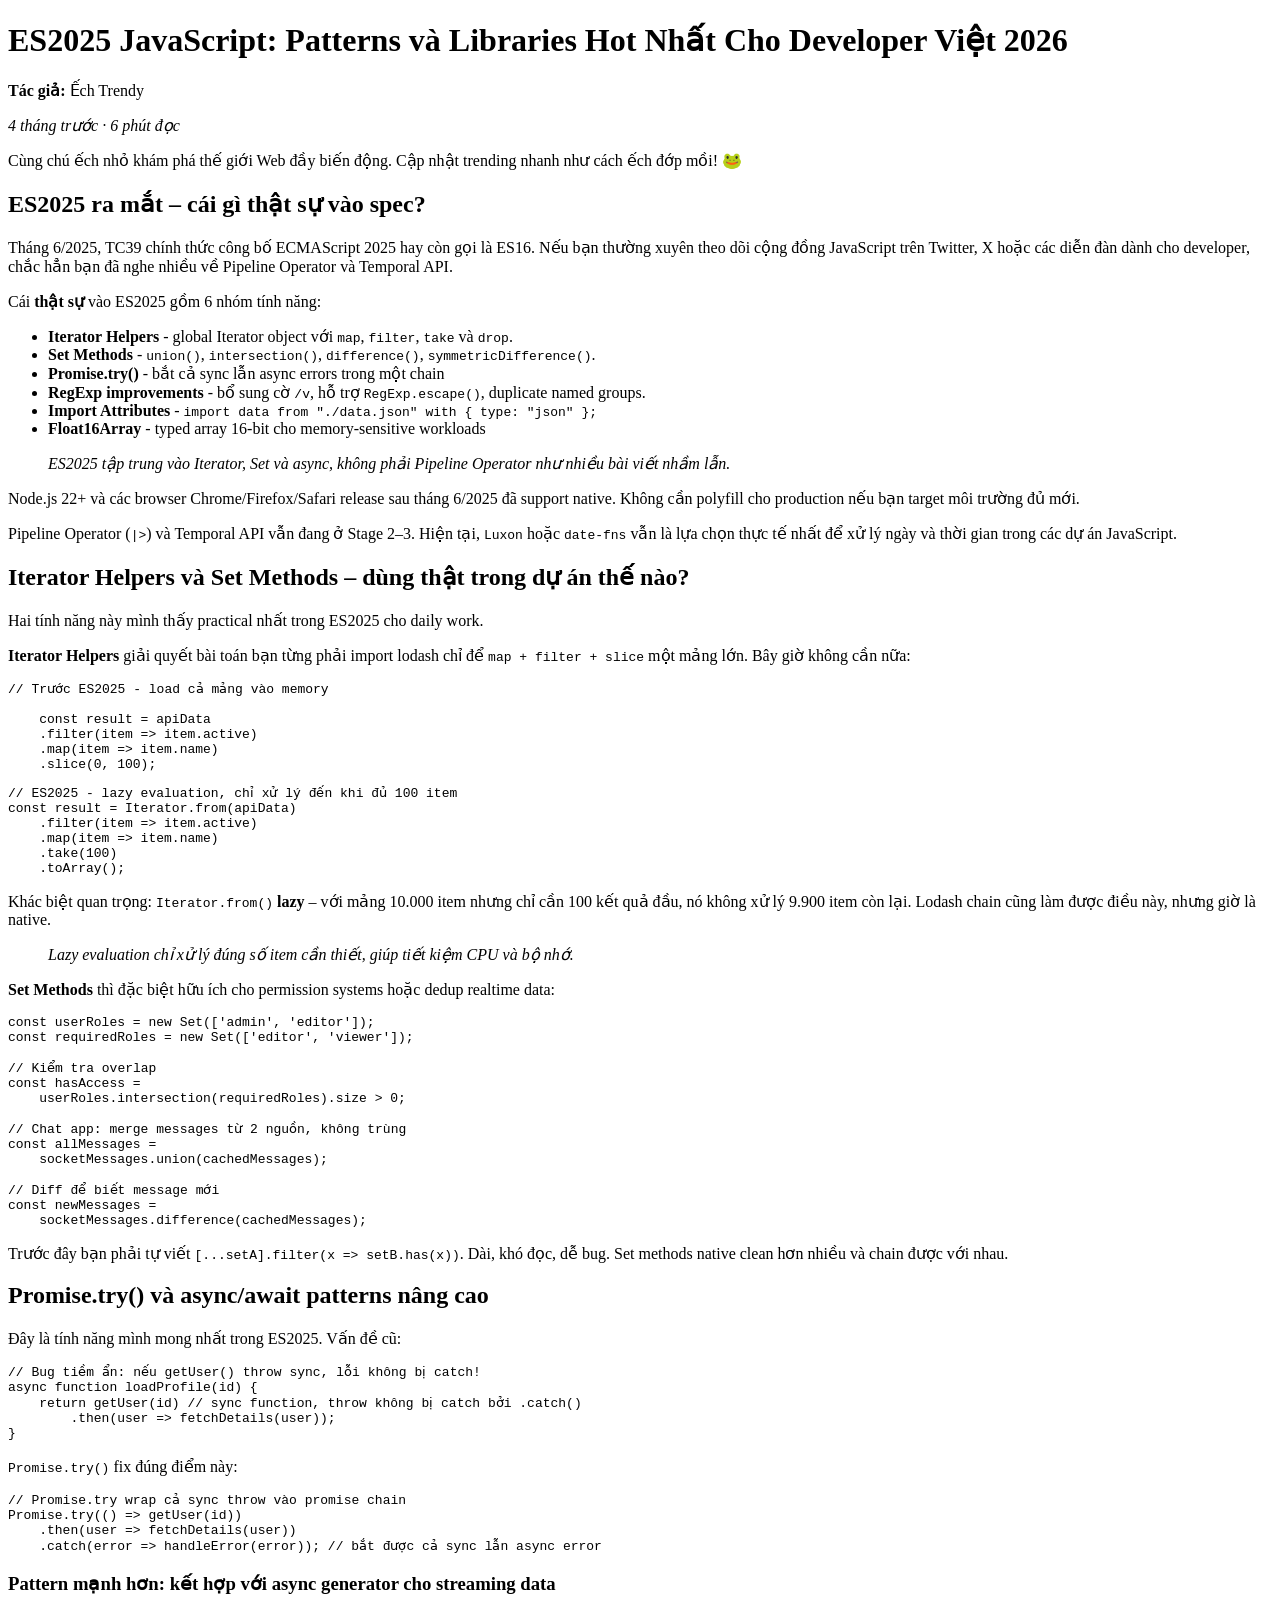
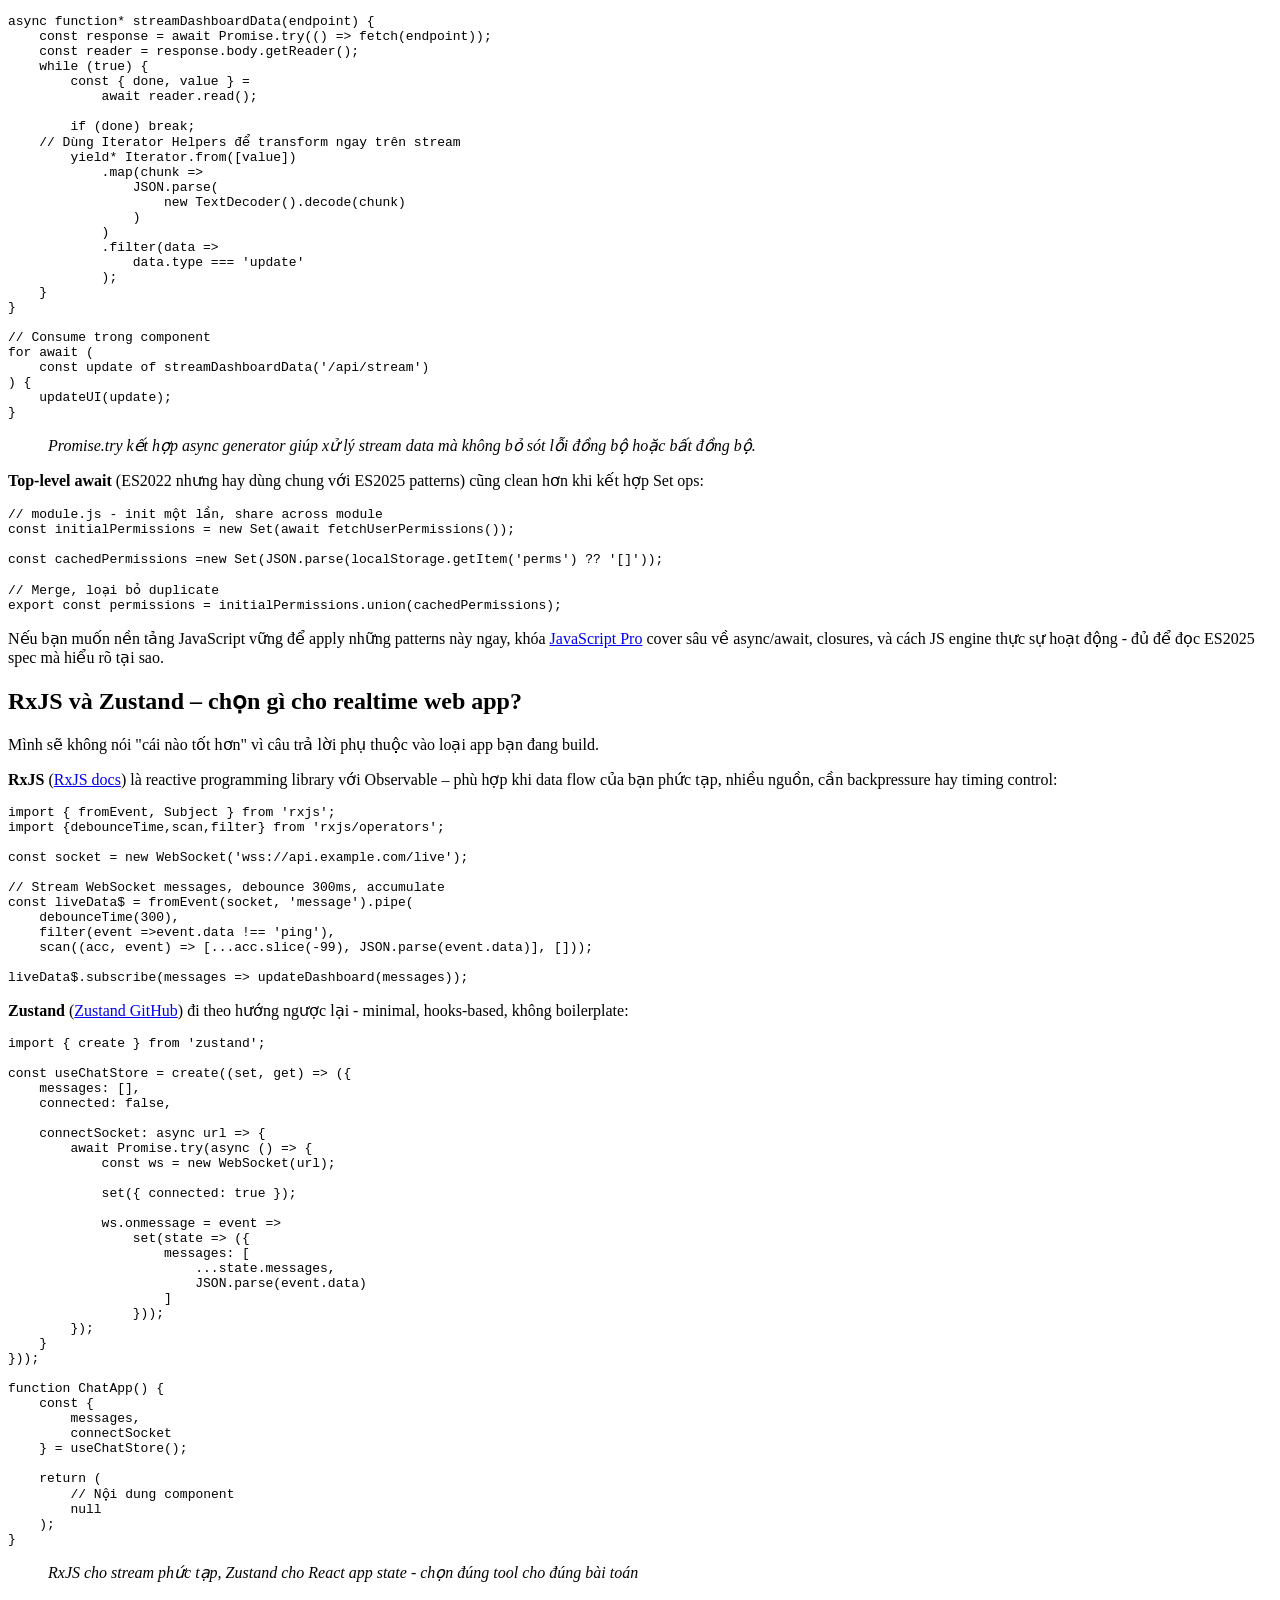
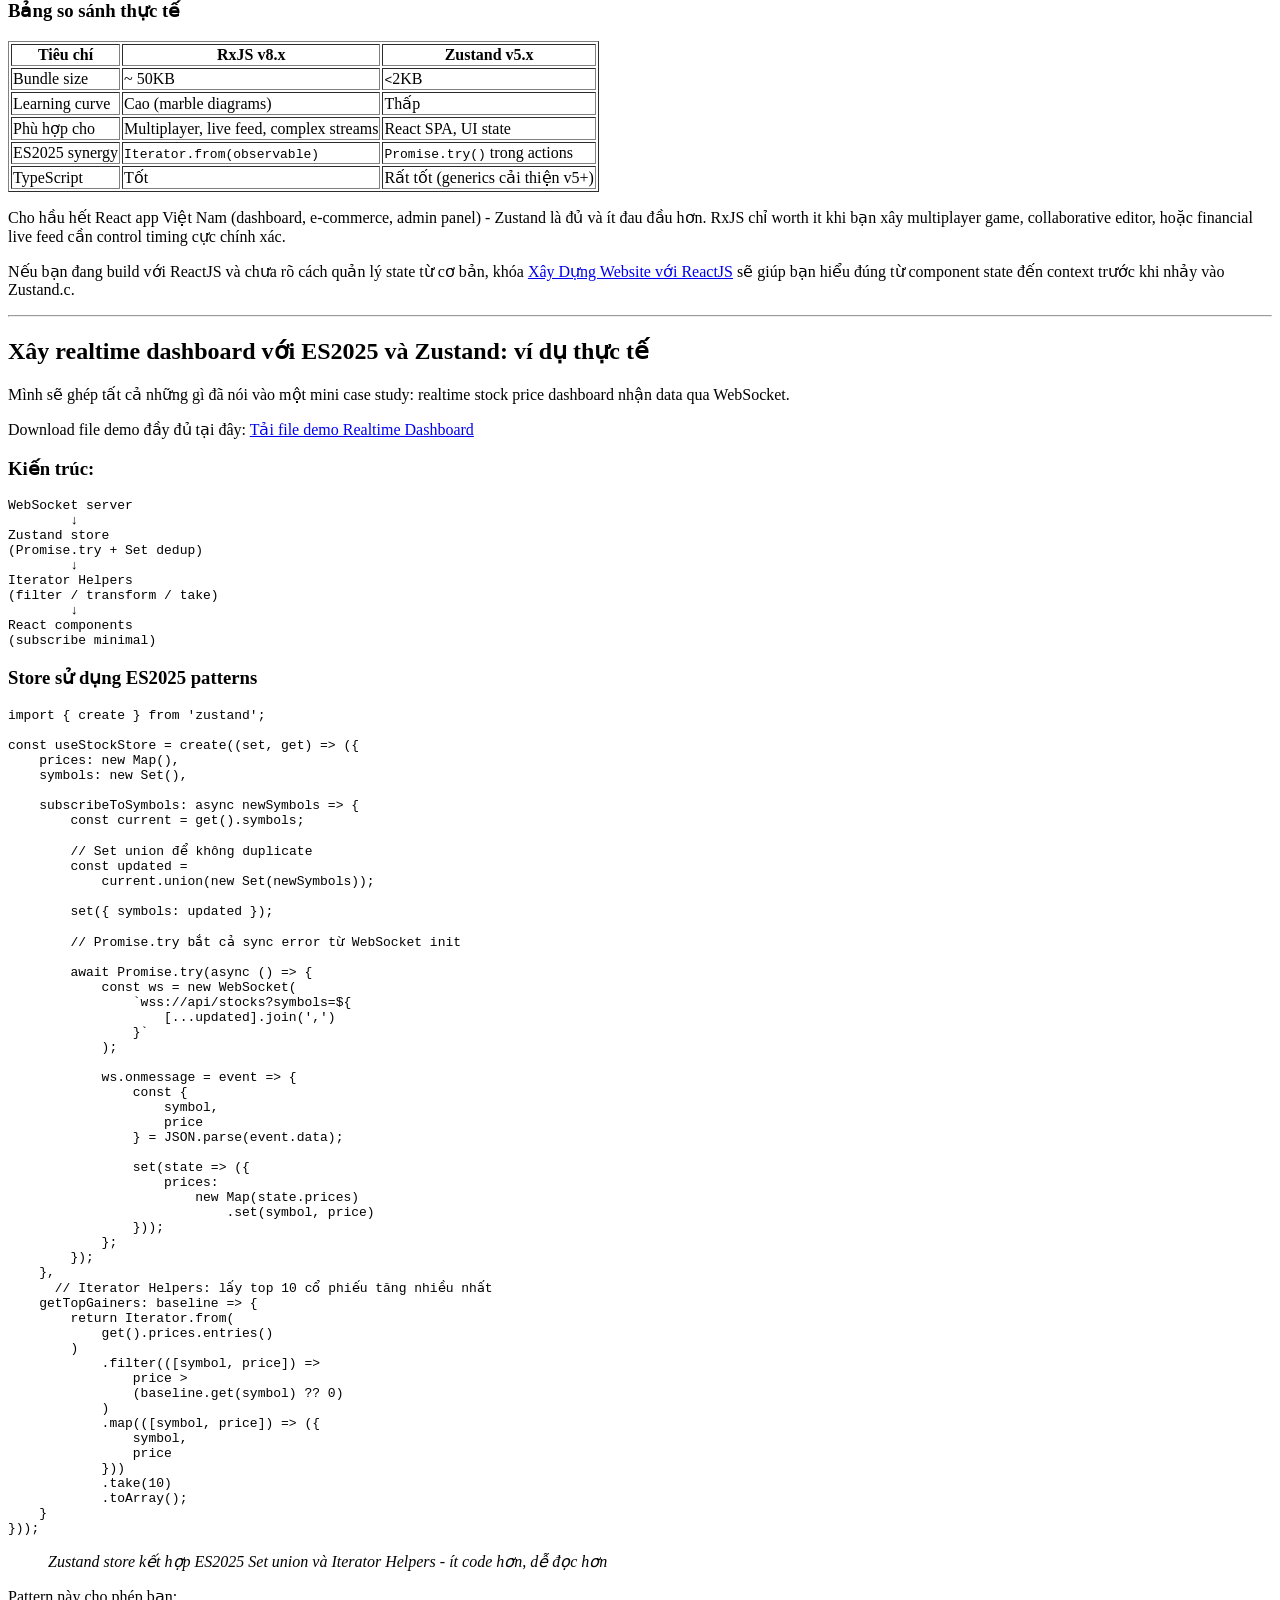
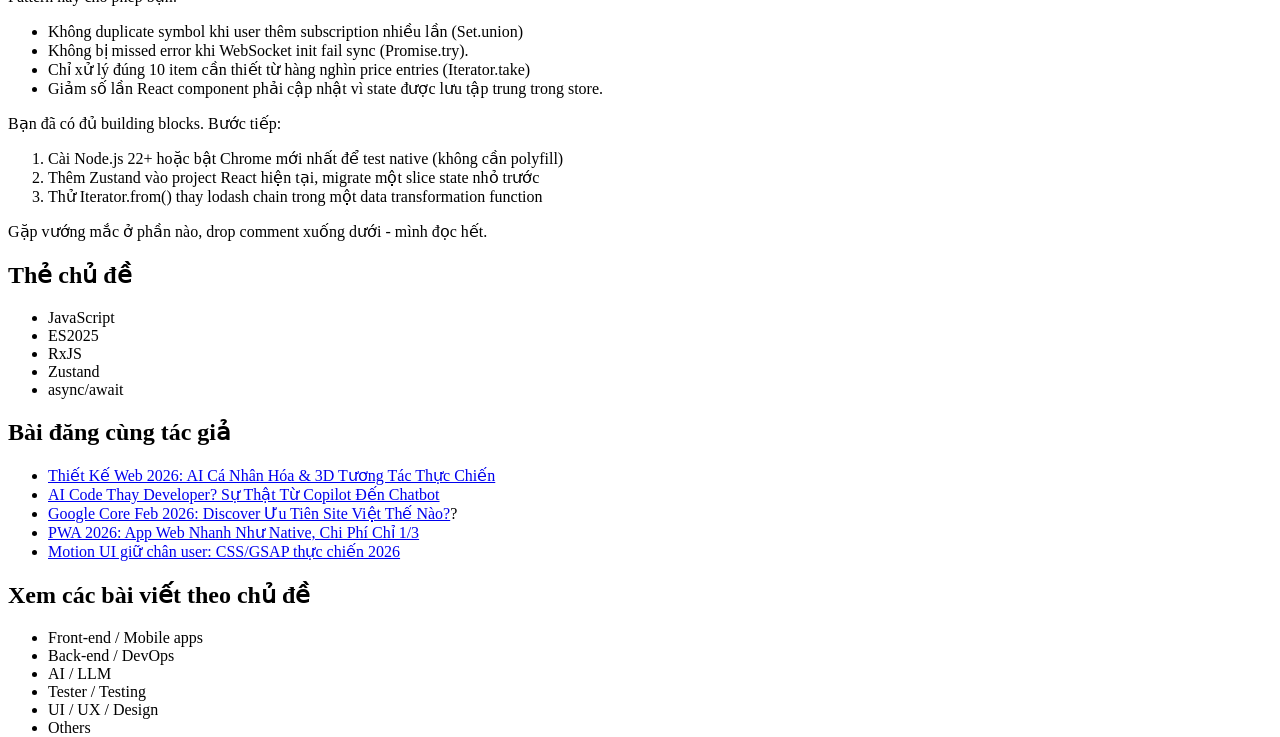
<file: k22-day2-html/index.html>
<!DOCTYPE html>
<html lang="vi">
<head>
    <meta charset="UTF-8">
    <meta name="viewport" content="width=device-width, initial-scale=1.0">
    <title>ES2025 JavaScript: Patterns và Libraries Hot Nhất Cho Developer Việt 2026</title>
</head>

<body>

    <header>
        <h1>ES2025 JavaScript: Patterns và Libraries Hot Nhất Cho Developer Việt 2026</h1>

        <p>
            <strong>Tác giả:</strong> Ếch Trendy
        </p>

        <p>
            <em>4 tháng trước · 6 phút đọc</em>
        </p>

        <p>
            Cùng chú ếch nhỏ khám phá thế giới Web đầy biến động.
            Cập nhật trending nhanh như cách ếch đớp mồi! 🐸
        </p>
    </header>
    <main>
        <article>
            <section>
                <h2>ES2025 ra mắt – cái gì thật sự vào spec?</h2>
                <p>
                    Tháng 6/2025, TC39 chính thức công bố ECMAScript 2025
                    hay còn gọi là ES16. Nếu bạn thường xuyên theo dõi
                    cộng đồng JavaScript trên Twitter, X hoặc các diễn đàn
                    dành cho developer, chắc hẳn bạn đã nghe nhiều về
                    Pipeline Operator và Temporal API.
                </p>
                <p>
                    Cái<strong> thật sự</strong> vào ES2025 gồm 6 nhóm tính năng:
                </p>

                <ul>
                    <li>
                        <strong>Iterator Helpers</strong> -
                        global Iterator object với
                        <code>map</code>, <code>filter</code>,
                        <code>take</code> và <code>drop</code>.
                    </li>

                    <li>
                        <strong>Set Methods</strong> - 
                        <code>union()</code>,
                        <code>intersection()</code>,
                        <code>difference()</code>,
                        <code>symmetricDifference()</code>.
                    </li>

                    <li>
                        <strong>Promise.try()</strong> - bắt cả sync lẫn async errors trong một chain
                    </li>

                    <li>
                        <strong>RegExp improvements</strong> - bổ sung cờ <code>/v</code>, hỗ trợ <code>RegExp.escape()</code>, duplicate named groups.
                    </li>

                    <li>
                        <strong>Import Attributes</strong> - <code>import data from "./data.json" with { type: "json" };</code>
                    </li>

                    <li>
                        <strong>Float16Array</strong> - typed array 16-bit cho memory-sensitive workloads
                    </li>
                </ul>

                <figure>
                    <figcaption>
                        <em>ES2025 tập trung vào Iterator, Set và async, không phải Pipeline Operator như nhiều bài viết nhầm lẫn.</em>
                    </figcaption>
                </figure>
                <p>
                    Node.js 22+ và các browser Chrome/Firefox/Safari release sau tháng 6/2025 đã support native. Không cần polyfill cho production nếu bạn target môi trường đủ mới.
                </p>

                <p>
                     Pipeline Operator (<code>|&gt;</code>) và Temporal API vẫn đang ở Stage 2–3.
                    Hiện tại, <code>Luxon</code> hoặc <code>date-fns</code> vẫn là lựa chọn
                    thực tế nhất để xử lý ngày và thời gian trong các dự án JavaScript.
                </p>
            </section>

            <section>
                <h2>Iterator Helpers và Set Methods – dùng thật trong dự án thế nào?</h2>

                <p>
                    Hai tính năng này mình thấy practical nhất trong ES2025 cho daily work.
                </p>

                <p>
                <strong>Iterator Helpers</strong> giải quyết bài toán bạn từng phải import
                lodash chỉ để <code>map + filter + slice</code> một mảng lớn.
                Bây giờ không cần nữa:
                </p>

                <pre><code>// Trước ES2025 - load cả mảng vào memory

    const result = apiData
    .filter(item =&gt; item.active)
    .map(item =&gt; item.name)
    .slice(0, 100);</code></pre>

                <pre><code>// ES2025 - lazy evaluation, chỉ xử lý đến khi đủ 100 item
const result = Iterator.from(apiData)
    .filter(item =&gt; item.active)
    .map(item =&gt; item.name)
    .take(100)
    .toArray();</code></pre>

                <p>
                Khác biệt quan trọng: <strong></strong><code>Iterator.from()</code> <strong>lazy</strong> –
                với mảng 10.000 item nhưng chỉ cần 100 kết quả đầu, nó không xử lý
                9.900 item còn lại. Lodash chain cũng làm được điều này, nhưng giờ là native.
                </p>


                <figure>
                    <figcaption>
                        <em>Lazy evaluation chỉ xử lý đúng số item cần thiết,
                        giúp tiết kiệm CPU và bộ nhớ.</em>
                    </figcaption>
                </figure>

                <p>
                    <strong>Set Methods </strong> thì đặc biệt hữu ích cho permission systems hoặc dedup realtime data:
                </p>

                <pre><code>const userRoles = new Set(['admin', 'editor']);
const requiredRoles = new Set(['editor', 'viewer']);

// Kiểm tra overlap
const hasAccess =
    userRoles.intersection(requiredRoles).size &gt; 0;

// Chat app: merge messages từ 2 nguồn, không trùng
const allMessages =
    socketMessages.union(cachedMessages);

// Diff để biết message mới
const newMessages =
    socketMessages.difference(cachedMessages);</code></pre>

            <p>
            Trước đây bạn phải tự viết
            <code>[...setA].filter(x =&gt; setB.has(x))</code>.
            Dài, khó đọc, dễ bug. Set methods native clean hơn nhiều và chain được với nhau.
            </p>

            <section>
                <h2>Promise.try() và async/await patterns nâng cao</h2>

                <p>Đây là tính năng mình mong nhất trong ES2025. Vấn đề cũ:</p>

                <pre><code>// Bug tiềm ẩn: nếu getUser() throw sync, lỗi không bị catch!
async function loadProfile(id) {
    return getUser(id) // sync function, throw không bị catch bởi .catch()
        .then(user =&gt; fetchDetails(user));
}</code></pre>

                <p>
                    <code>Promise.try()</code> fix đúng điểm này:
                </p>

                <pre><code>// Promise.try wrap cả sync throw vào promise chain
Promise.try(() =&gt; getUser(id))
    .then(user =&gt; fetchDetails(user))
    .catch(error =&gt; handleError(error)); // bắt được cả sync lẫn async error</code></pre>

                <h3>Pattern mạnh hơn: kết hợp với async generator cho streaming data</h3>

                <pre><code>async function* streamDashboardData(endpoint) {
    const response = await Promise.try(() =&gt; fetch(endpoint));
    const reader = response.body.getReader();
    while (true) {
        const { done, value } =
            await reader.read();

        if (done) break;
    // Dùng Iterator Helpers để transform ngay trên stream
        yield* Iterator.from([value])
            .map(chunk =&gt;
                JSON.parse(
                    new TextDecoder().decode(chunk)
                )
            )
            .filter(data =&gt;
                data.type === 'update'
            );
    }
}

// Consume trong component
for await (
    const update of streamDashboardData('/api/stream')
) {
    updateUI(update);
}</code></pre>

                <figure>
                    <figcaption>
                        <em>Promise.try kết hợp async generator giúp xử lý stream data
                        mà không bỏ sót lỗi đồng bộ hoặc bất đồng bộ.</em>
                    </figcaption>
                </figure>

                <p>
                   <strong>Top-level await</strong> (ES2022 nhưng hay dùng chung với ES2025 patterns) cũng clean hơn khi kết hợp Set ops:
                </p>

                <pre><code>// module.js - init một lần, share across module
const initialPermissions = new Set(await fetchUserPermissions());

const cachedPermissions =new Set(JSON.parse(localStorage.getItem('perms') ?? '[]'));

// Merge, loại bỏ duplicate
export const permissions = initialPermissions.union(cachedPermissions);</code></pre>

               <p>
                Nếu bạn muốn nền tảng JavaScript vững để apply những patterns này ngay,
                khóa <a href="#">JavaScript Pro</a> cover sâu về async/await,
                closures, và cách JS engine thực sự hoạt động - đủ để đọc
                ES2025 spec mà hiểu rõ tại sao.
            </p>
            </section>

            <section>
                <h2>RxJS và Zustand – chọn gì cho realtime web app?</h2>

                <p>
                    Mình sẽ không nói "cái nào tốt hơn" vì câu trả lời phụ thuộc vào loại app bạn đang build.
                </p>

               <p>
                <strong>RxJS</strong> (<a href="#">RxJS docs</a>) là reactive programming library với Observable – phù hợp khi data flow của bạn 
                phức tạp, nhiều nguồn, cần backpressure hay timing control:
               </p>

                <pre><code>import { fromEvent, Subject } from 'rxjs';
import {debounceTime,scan,filter} from 'rxjs/operators';

const socket = new WebSocket('wss://api.example.com/live');

// Stream WebSocket messages, debounce 300ms, accumulate
const liveData$ = fromEvent(socket, 'message').pipe(
    debounceTime(300),
    filter(event =&gt;event.data !== 'ping'),
    scan((acc, event) =&gt; [...acc.slice(-99), JSON.parse(event.data)], []));

liveData$.subscribe(messages =&gt; updateDashboard(messages));</code></pre>


                <p>
                    <strong>Zustand</strong> (<a href="#">Zustand GitHub</a>) đi theo hướng ngược lại - minimal, hooks-based, không boilerplate:
                </p>

                <pre><code>import { create } from 'zustand';

const useChatStore = create((set, get) =&gt; ({
    messages: [],
    connected: false,

    connectSocket: async url =&gt; {
        await Promise.try(async () =&gt; {
            const ws = new WebSocket(url);

            set({ connected: true });

            ws.onmessage = event =&gt;
                set(state =&gt; ({
                    messages: [
                        ...state.messages,
                        JSON.parse(event.data)
                    ]
                }));
        });
    }
}));

function ChatApp() {
    const {
        messages,
        connectSocket
    } = useChatStore();

    return (
        // Nội dung component
        null
    );
}</code></pre>

                <figure>
                    <figcaption>
                        <em>RxJS cho stream phức tạp, Zustand cho React app state - chọn đúng tool cho đúng bài toán</em>
                    </figcaption>
                </figure>

                <h3>Bảng so sánh thực tế</h3>

                <table border="1">
                    <thead>
                        <tr>
                            <th>Tiêu chí</th>
                            <th>RxJS v8.x</th>
                            <th>Zustand v5.x</th>
                        </tr>
                    </thead>

                    <tbody>
                        <tr>
                            <td>Bundle size</td>
                            <td>~ 50KB</td>
                            <td><code><</code>2KB</td>
                        </tr>

                        <tr>
                            <td>Learning curve</td>
                            <td>Cao (marble diagrams)</td>
                            <td>Thấp</td>
                        </tr>

                        <tr>
                            <td>Phù hợp cho</td>
                            <td>
                                Multiplayer, live feed, complex streams
                            </td>
                            <td>
                                React SPA, UI state
                            </td>
                        </tr>

                        <tr>
                            <td>ES2025 synergy</td>
                            <td>
                                <code>Iterator.from(observable)</code>
                            </td>
                            <td>
                                <code>Promise.try()</code>
                                trong actions
                            </td>
                        </tr>

                        <tr>
                            <td>TypeScript</td>
                            <td>Tốt</td>
                            <td>
                                Rất tốt (generics cải thiện v5+)
                            </td>
                        </tr>
                    </tbody>
                </table>

                <p>
                   Cho hầu hết React app Việt Nam (dashboard, e-commerce, admin panel) - Zustand là đủ và ít đau đầu hơn. 
                   RxJS chỉ worth it khi bạn xây multiplayer game, collaborative editor, hoặc financial live feed cần control timing cực chính xác.
                </p>

                <p>
                   Nếu bạn đang build với ReactJS và chưa rõ cách quản lý state từ cơ bản, khóa <a href="#">Xây Dựng Website với ReactJS</a> sẽ giúp bạn hiểu đúng từ component state đến context trước khi nhảy vào Zustand.c.
                </p>
            </section>
            <hr>
            <section>
                <h2>Xây realtime dashboard với ES2025 và Zustand: ví dụ thực tế</h2>

                <p>
                    Mình sẽ ghép tất cả những gì đã nói vào một mini case study: realtime stock price dashboard nhận data qua WebSocket.
                </p>
                <p>Download file demo đầy đủ tại đây: <a href="#">Tải file demo Realtime Dashboard</a></p>
                <h3>Kiến trúc: </h3>

                <pre><code>WebSocket server
        ↓
Zustand store
(Promise.try + Set dedup)
        ↓
Iterator Helpers
(filter / transform / take)
        ↓
React components
(subscribe minimal)</code></pre>

                <h3>Store sử dụng ES2025 patterns</h3>

                <pre><code>import { create } from 'zustand';

const useStockStore = create((set, get) =&gt; ({
    prices: new Map(),
    symbols: new Set(),

    subscribeToSymbols: async newSymbols =&gt; {
        const current = get().symbols;

        // Set union để không duplicate
        const updated =
            current.union(new Set(newSymbols));

        set({ symbols: updated });

        // Promise.try bắt cả sync error từ WebSocket init

        await Promise.try(async () =&gt; {
            const ws = new WebSocket(
                `wss://api/stocks?symbols=${
                    [...updated].join(',')
                }`
            );

            ws.onmessage = event =&gt; {
                const {
                    symbol,
                    price
                } = JSON.parse(event.data);

                set(state =&gt; ({
                    prices:
                        new Map(state.prices)
                            .set(symbol, price)
                }));
            };
        });
    },
      // Iterator Helpers: lấy top 10 cổ phiếu tăng nhiều nhất
    getTopGainers: baseline =&gt; {
        return Iterator.from(
            get().prices.entries()
        )
            .filter(([symbol, price]) =&gt;
                price &gt;
                (baseline.get(symbol) ?? 0)
            )
            .map(([symbol, price]) =&gt; ({
                symbol,
                price
            }))
            .take(10)
            .toArray();
    }
}));</code></pre>

                <figure>
                    <figcaption>
                        <em>Zustand store kết hợp ES2025 Set union và Iterator Helpers - ít code hơn, dễ đọc hơn</em>
                    </figcaption>
                </figure>

                <p>
                    Pattern này cho phép bạn:
                </p>

                <ul>
                    <li>
                       Không duplicate symbol khi user thêm subscription nhiều lần (Set.union)
                    </li>

                    <li>
                        Không bị missed error khi WebSocket init fail sync (Promise.try).
                    </li>

                    <li>
                       Chỉ xử lý đúng 10 item cần thiết từ hàng nghìn price entries (Iterator.take)
                    </li>

                    <li>
                        Giảm số lần React component phải cập nhật
                        vì state được lưu tập trung trong store.
                    </li>
                </ul>

                <p>
                    Bạn đã có đủ building blocks. Bước tiếp:
                </p>

                <ol>
                    <li>
                        Cài Node.js 22+ hoặc bật Chrome mới nhất để test native (không cần polyfill)
                    </li>

                    <li>
                        Thêm Zustand vào project React hiện tại, migrate một slice state nhỏ trước
                    </li>

                    <li>
                        Thử Iterator.from() thay lodash chain trong một data transformation function
                    </li>
                </ol>
            <p>Gặp vướng mắc ở phần nào, drop comment xuống dưới - mình đọc hết.</p>
            </section>
        </article>

        <aside>

            <section>
                <h2>Thẻ chủ đề</h2>

                <ul>
                    <li>JavaScript</li>
                    <li>ES2025</li>
                    <li>RxJS</li>
                    <li>Zustand</li>
                    <li>async/await</li>
                </ul>
            </section>

            <section>
                <h2>Bài đăng cùng tác giả</h2>

                <ul>
                    <li>
                        <a href="#">Thiết Kế Web 2026: AI Cá Nhân Hóa & 3D Tương Tác Thực Chiến</a>
                    </li>

                    <li>
                        <a href="#">AI Code Thay Developer? Sự Thật Từ Copilot Đến Chatbot</a>
                    </li>

                    <li>
                        <a href="#">Google Core Feb 2026: Discover Ưu Tiên Site Việt Thế Nào?</a>?
                    </li>

                    <li>
                        <a href="#">PWA 2026: App Web Nhanh Như Native, Chi Phí Chỉ 1/3</a>
                    </li>

                    <li>
                        <a href="#">Motion UI giữ chân user: CSS/GSAP thực chiến 2026</a>
                    </li>
                </ul>
            </section>

            <section>
                <h2>Xem các bài viết theo chủ đề</h2>

                <ul>
                    <li>Front-end / Mobile apps</li>
                    <li>Back-end / DevOps</li>
                    <li>AI / LLM</li>
                    <li>Tester / Testing</li>
                    <li>UI / UX / Design</li>
                    <li>Others</li>
                </ul>
            </section>

        </aside>
    </main>
</body>
</html>
</file>
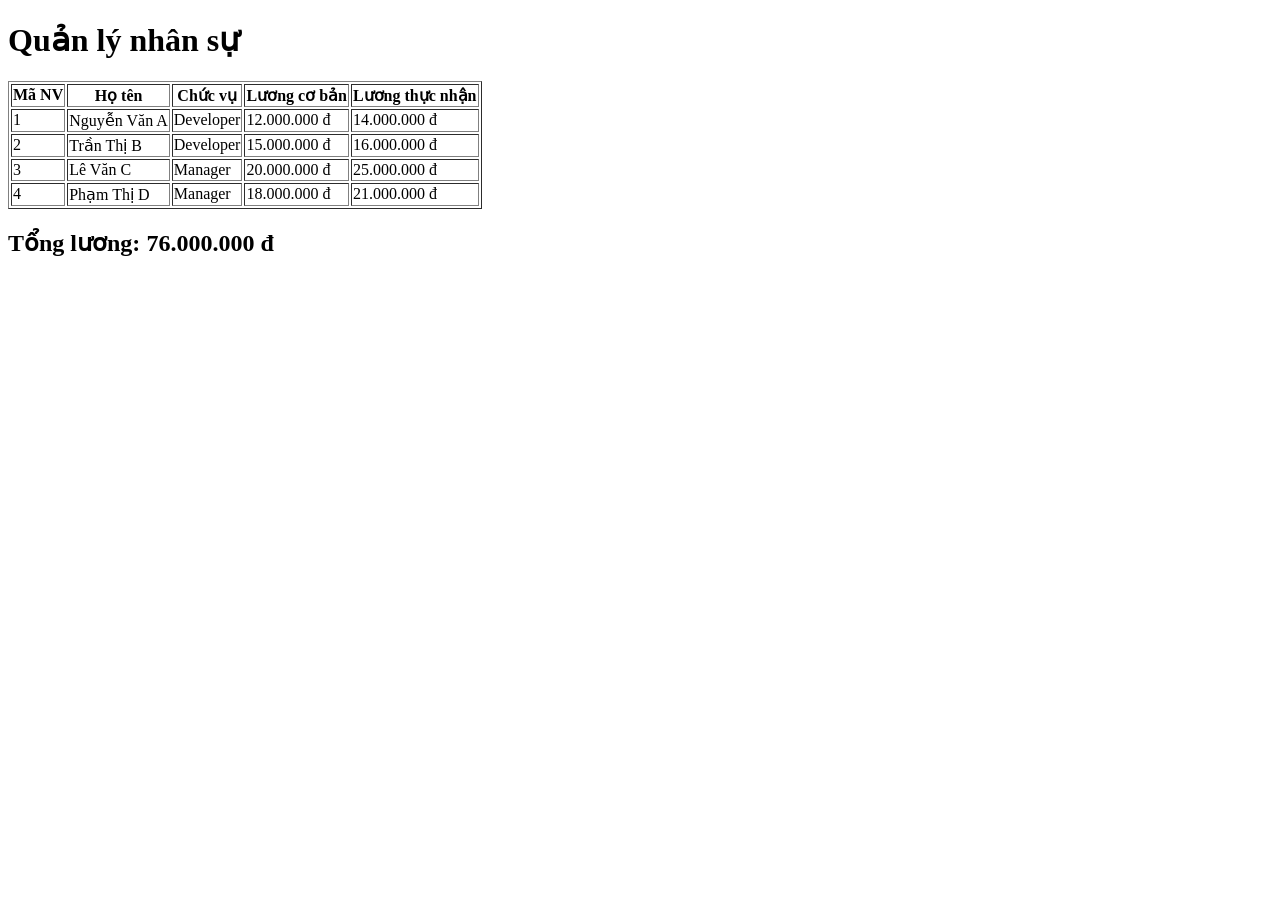
<file: k22-day13-js-oop-date/b1/index.html>
<!DOCTYPE html>
<html lang="en">
<head>
    <meta charset="UTF-8">
    <meta name="viewport" content="width=device-width, initial-scale=1.0">
    <title>Quản lý nhân sự</title>
</head>
<body>
    <h1>Quản lý nhân sự</h1>

    <table border="1">
        <thead>
            <tr>
                <th>Mã NV</th>
                <th>Họ tên</th>
                <th>Chức vụ</th>
                <th>Lương cơ bản</th>
                <th>Lương thực nhận</th>
            </tr>
        </thead>

        <tbody id="employee-list"></tbody>
    </table>

    <h2>
        Tổng lương: <span id="total-salary"></span>
    </h2>

    <script src="./scripts.js"></script>
</body>
</html>
</file>
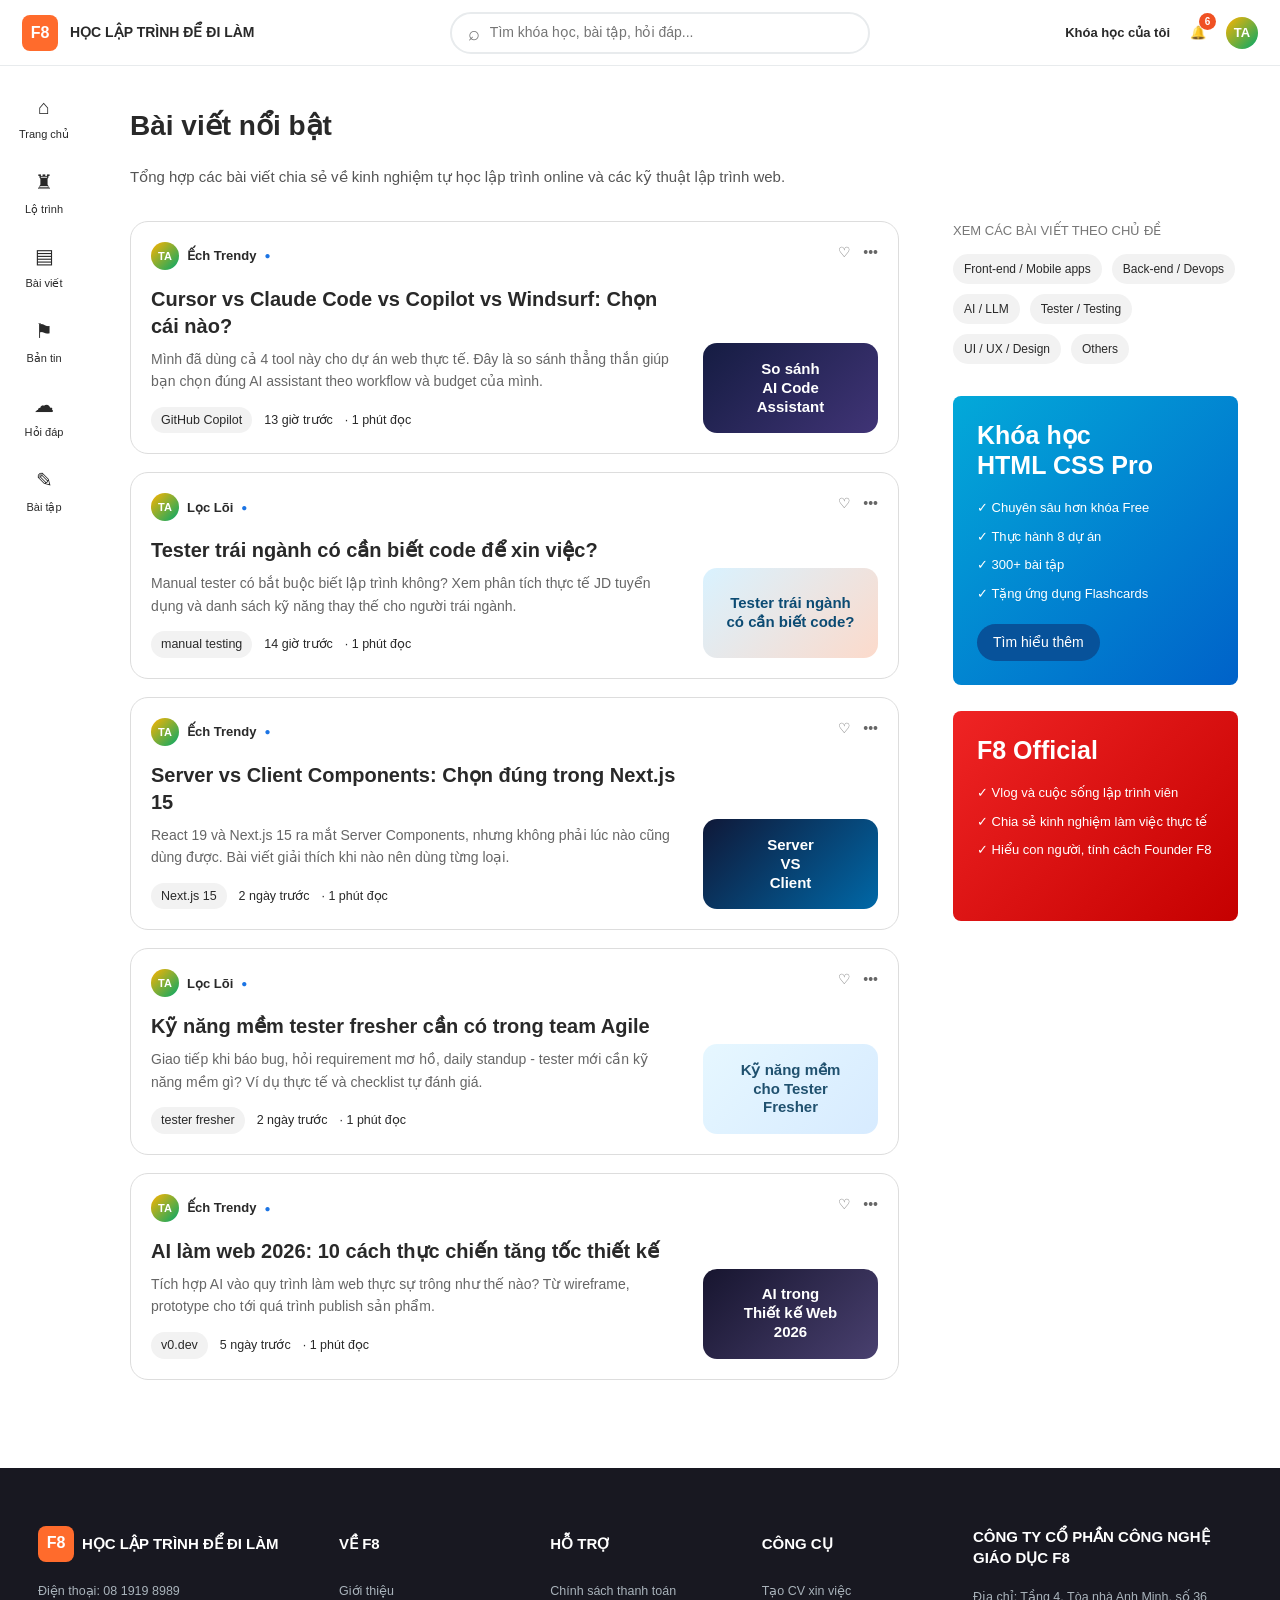
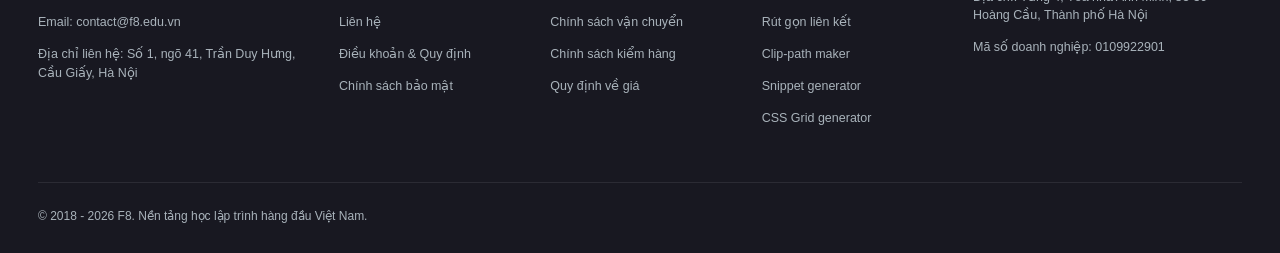
<file: k22-day4-css-flexbox/blog.html>
<!doctype html>
<html lang="vi">
  <head>
    <meta charset="UTF-8" />
    <meta name="viewport" content="width=device-width, initial-scale=1.0" />
    <title>Bài viết nổi bật - F8</title>
    <link rel="stylesheet" href="reset.css" />
    <link rel="stylesheet" href="blog.css" />
  </head>

  <body>
    <!-- ================= HEADER ================= -->
    <header class="header">
      <a href="blog.html" class="logo">
        <span class="logo__icon">F8</span>
        <span class="logo__text">HỌC LẬP TRÌNH ĐỂ ĐI LÀM</span>
      </a>
      <form class="search">
        <span class="search__icon">⌕</span>
        <input type="text" placeholder="Tìm khóa học, bài tập, hỏi đáp..." />
      </form>

      <div class="header__right">
        <a href="#">Khóa học của tôi</a>

        <div class="notification">
          <span>🔔</span>
          <span class="notification__number">6</span>
        </div>

        <a href="profile.html" class="header-avatar"> TA </a>
      </div>
    </header>

    <!-- ================= BỐ CỤC CHÍNH ================= -->
    <div class="page-container">
      <!-- ================= SIDEBAR ================= -->
      <aside class="sidebar">
        <nav class="sidebar-menu">
          <a href="#" class="sidebar-menu__item">
            <span class="sidebar-menu__icon">⌂</span>
            <span>Trang chủ</span>
          </a>

          <a href="#" class="sidebar-menu__item">
            <span class="sidebar-menu__icon">♜</span>
            <span>Lộ trình</span>
          </a>

          <a
            href="blog.html"
            class="sidebar-menu__item"
          >
            <span class="sidebar-menu__icon">▤</span>
            <span>Bài viết</span>
          </a>

          <a href="#" class="sidebar-menu__item">
            <span class="sidebar-menu__icon">⚑</span>
            <span>Bản tin</span>
          </a>

          <a href="#" class="sidebar-menu__item">
            <span class="sidebar-menu__icon">☁</span>
            <span>Hỏi đáp</span>
          </a>

          <a href="#" class="sidebar-menu__item">
            <span class="sidebar-menu__icon">✎</span>
            <span>Bài tập</span>
          </a>
        </nav>
      </aside>

      <!-- ================= NỘI DUNG TRANG ================= -->
      <main class="main">
        <section class="blog">
          <h1 class="blog__title">Bài viết nổi bật</h1>

          <p class="blog__description">
            Tổng hợp các bài viết chia sẻ về kinh nghiệm tự học lập trình online
            và các kỹ thuật lập trình web.
          </p>

          <div class="blog-layout">
            <!-- ================= DANH SÁCH BÀI VIẾT ================= -->
            <div class="blog-list">
              <!-- BÀI VIẾT 1 -->
              <article class="blog-card">
                <div class="blog-card__content">
                  <a href="profile.html" class="author">
                    <span class="author__avatar">TA</span>

                    <span class="author__name"> Ếch Trendy </span>

                    <span class="author__verified">●</span>
                  </a>

                  <h2 class="blog-card__title">
                    Cursor vs Claude Code vs Copilot vs Windsurf: Chọn cái nào?
                  </h2>

                  <p class="blog-card__description">
                    Mình đã dùng cả 4 tool này cho dự án web thực tế. Đây là so
                    sánh thẳng thắn giúp bạn chọn đúng AI assistant theo
                    workflow và budget của mình.
                  </p>

                  <div class="blog-card__meta">
                    <span class="tag">GitHub Copilot</span>
                    <span>13 giờ trước</span>
                    <span>· 1 phút đọc</span>
                  </div>
                </div>

                <div class="blog-card__right">
                  <div class="blog-card__actions">
                    <span>♡</span>
                    <span>•••</span>
                  </div>

                  <div class="thumbnail thumbnail--purple">
                    <span>
                      So sánh<br />
                      AI Code<br />
                      Assistant
                    </span>
                  </div>
                </div>
              </article>

              <!-- BÀI VIẾT 2 -->
              <article class="blog-card">
                <div class="blog-card__content">
                  <a href="profile.html" class="author">
                    <span class="author__avatar">TA</span>

                    <span class="author__name"> Lọc Lõi </span>

                    <span class="author__verified">●</span>
                  </a>

                  <h2 class="blog-card__title">
                    Tester trái ngành có cần biết code để xin việc?
                  </h2>

                  <p class="blog-card__description">
                    Manual tester có bắt buộc biết lập trình không? Xem phân
                    tích thực tế JD tuyển dụng và danh sách kỹ năng thay thế cho
                    người trái ngành.
                  </p>

                  <div class="blog-card__meta">
                    <span class="tag">manual testing</span>
                    <span>14 giờ trước</span>
                    <span>· 1 phút đọc</span>
                  </div>
                </div>

                <div class="blog-card__right">
                  <div class="blog-card__actions">
                    <span>♡</span>
                    <span>•••</span>
                  </div>

                  <div class="thumbnail thumbnail--light">
                    <span>
                      Tester trái ngành<br />
                      có cần biết code?
                    </span>
                  </div>
                </div>
              </article>

              <!-- BÀI VIẾT 3 -->
              <article class="blog-card">
                <div class="blog-card__content">
                  <a href="profile.html" class="author">
                    <span class="author__avatar">TA</span>

                    <span class="author__name"> Ếch Trendy </span>

                    <span class="author__verified">●</span>
                  </a>

                  <h2 class="blog-card__title">
                    Server vs Client Components: Chọn đúng trong Next.js 15
                  </h2>

                  <p class="blog-card__description">
                    React 19 và Next.js 15 ra mắt Server Components, nhưng không
                    phải lúc nào cũng dùng được. Bài viết giải thích khi nào nên
                    dùng từng loại.
                  </p>

                  <div class="blog-card__meta">
                    <span class="tag">Next.js 15</span>
                    <span>2 ngày trước</span>
                    <span>· 1 phút đọc</span>
                  </div>
                </div>

                <div class="blog-card__right">
                  <div class="blog-card__actions">
                    <span>♡</span>
                    <span>•••</span>
                  </div>

                  <div class="thumbnail thumbnail--blue">
                    <span>
                      Server<br />
                      VS<br />
                      Client
                    </span>
                  </div>
                </div>
              </article>

              <!-- BÀI VIẾT 4 -->
              <article class="blog-card">
                <div class="blog-card__content">
                  <a href="profile.html" class="author">
                    <span class="author__avatar">TA</span>

                    <span class="author__name"> Lọc Lõi </span>

                    <span class="author__verified">●</span>
                  </a>

                  <h2 class="blog-card__title">
                    Kỹ năng mềm tester fresher cần có trong team Agile
                  </h2>

                  <p class="blog-card__description">
                    Giao tiếp khi báo bug, hỏi requirement mơ hồ, daily standup
                    - tester mới cần kỹ năng mềm gì? Ví dụ thực tế và checklist
                    tự đánh giá.
                  </p>

                  <div class="blog-card__meta">
                    <span class="tag">tester fresher</span>
                    <span>2 ngày trước</span>
                    <span>· 1 phút đọc</span>
                  </div>
                </div>

                <div class="blog-card__right">
                  <div class="blog-card__actions">
                    <span>♡</span>
                    <span>•••</span>
                  </div>

                  <div class="thumbnail thumbnail--cyan">
                    <span>
                      Kỹ năng mềm<br />
                      cho Tester<br />
                      Fresher
                    </span>
                  </div>
                </div>
              </article>

              <!-- BÀI VIẾT 5 -->
              <article class="blog-card">
                <div class="blog-card__content">
                  <a href="profile.html" class="author">
                    <span class="author__avatar">TA</span>

                    <span class="author__name"> Ếch Trendy </span>

                    <span class="author__verified">●</span>
                  </a>

                  <h2 class="blog-card__title">
                    AI làm web 2026: 10 cách thực chiến tăng tốc thiết kế
                  </h2>

                  <p class="blog-card__description">
                    Tích hợp AI vào quy trình làm web thực sự trông như thế nào?
                    Từ wireframe, prototype cho tới quá trình publish sản phẩm.
                  </p>

                  <div class="blog-card__meta">
                    <span class="tag">v0.dev</span>
                    <span>5 ngày trước</span>
                    <span>· 1 phút đọc</span>
                  </div>
                </div>

                <div class="blog-card__right">
                  <div class="blog-card__actions">
                    <span>♡</span>
                    <span>•••</span>
                  </div>

                  <div class="thumbnail thumbnail--dark">
                    <span>
                      AI trong<br />
                      Thiết kế Web<br />
                      2026
                    </span>
                  </div>
                </div>
              </article>
            </div>

            <!-- ================= CỘT PHẢI ================= -->
            <aside class="right-sidebar">
              <section class="topics">
                <h3 class="topics__title">XEM CÁC BÀI VIẾT THEO CHỦ ĐỀ</h3>

                <div class="topics__list">
                  <a href="#">Front-end / Mobile apps</a>
                  <a href="#">Back-end / Devops</a>
                  <a href="#">AI / LLM</a>
                  <a href="#">Tester / Testing</a>
                  <a href="#">UI / UX / Design</a>
                  <a href="#">Others</a>
                </div>
              </section>

              <section class="advertisement advertisement--blue">
                <h3>
                  Khóa học<br />
                  HTML CSS Pro
                </h3>

                <p>✓ Chuyên sâu hơn khóa Free</p>
                <p>✓ Thực hành 8 dự án</p>
                <p>✓ 300+ bài tập</p>
                <p>✓ Tặng ứng dụng Flashcards</p>

                <a href="#" class="advertisement__button"> Tìm hiểu thêm </a>
              </section>

              <section class="advertisement advertisement--red">
                <h3>F8 Official</h3>

                <p>✓ Vlog và cuộc sống lập trình viên</p>
                <p>✓ Chia sẻ kinh nghiệm làm việc thực tế</p>
                <p>✓ Hiểu con người, tính cách Founder F8</p>
              </section>
            </aside>
          </div>
        </section>
      </main>
    </div>

    <!-- ================= FOOTER ================= -->
    <footer class="footer">
      <div class="footer__columns">
        <div class="footer__column footer__column--large">
          <h3 class="footer__heading">
            <span class="footer-logo">F8</span>
            HỌC LẬP TRÌNH ĐỂ ĐI LÀM
          </h3>

          <p>Điện thoại: 08 1919 8989</p>
          <p>Email: contact@f8.edu.vn</p>

          <p>Địa chỉ liên hệ: Số 1, ngõ 41, Trần Duy Hưng, Cầu Giấy, Hà Nội</p>
        </div>

        <div class="footer__column">
          <h3 class="footer__heading">VỀ F8</h3>

          <a href="#">Giới thiệu</a>
          <a href="#">Liên hệ</a>
          <a href="#">Điều khoản & Quy định</a>
          <a href="#">Chính sách bảo mật</a>
        </div>

        <div class="footer__column">
          <h3 class="footer__heading">HỖ TRỢ</h3>

          <a href="#">Chính sách thanh toán</a>
          <a href="#">Chính sách vận chuyển</a>
          <a href="#">Chính sách kiểm hàng</a>
          <a href="#">Quy định về giá</a>
        </div>

        <div class="footer__column">
          <h3 class="footer__heading">CÔNG CỤ</h3>

          <a href="#">Tạo CV xin việc</a>
          <a href="#">Rút gọn liên kết</a>
          <a href="#">Clip-path maker</a>
          <a href="#">Snippet generator</a>
          <a href="#">CSS Grid generator</a>
        </div>

        <div class="footer__column footer__column--large">
          <h3 class="footer__heading">CÔNG TY CỔ PHẦN CÔNG NGHỆ GIÁO DỤC F8</h3>

          <p>
            Địa chỉ: Tầng 4, Tòa nhà Anh Minh, số 36 Hoàng Cầu, Thành phố Hà Nội
          </p>

          <p>Mã số doanh nghiệp: 0109922901</p>
        </div>
      </div>

      <div class="footer__bottom">
        © 2018 - 2026 F8. Nền tảng học lập trình hàng đầu Việt Nam.
      </div>
    </footer>
  </body>
</html>
</file>
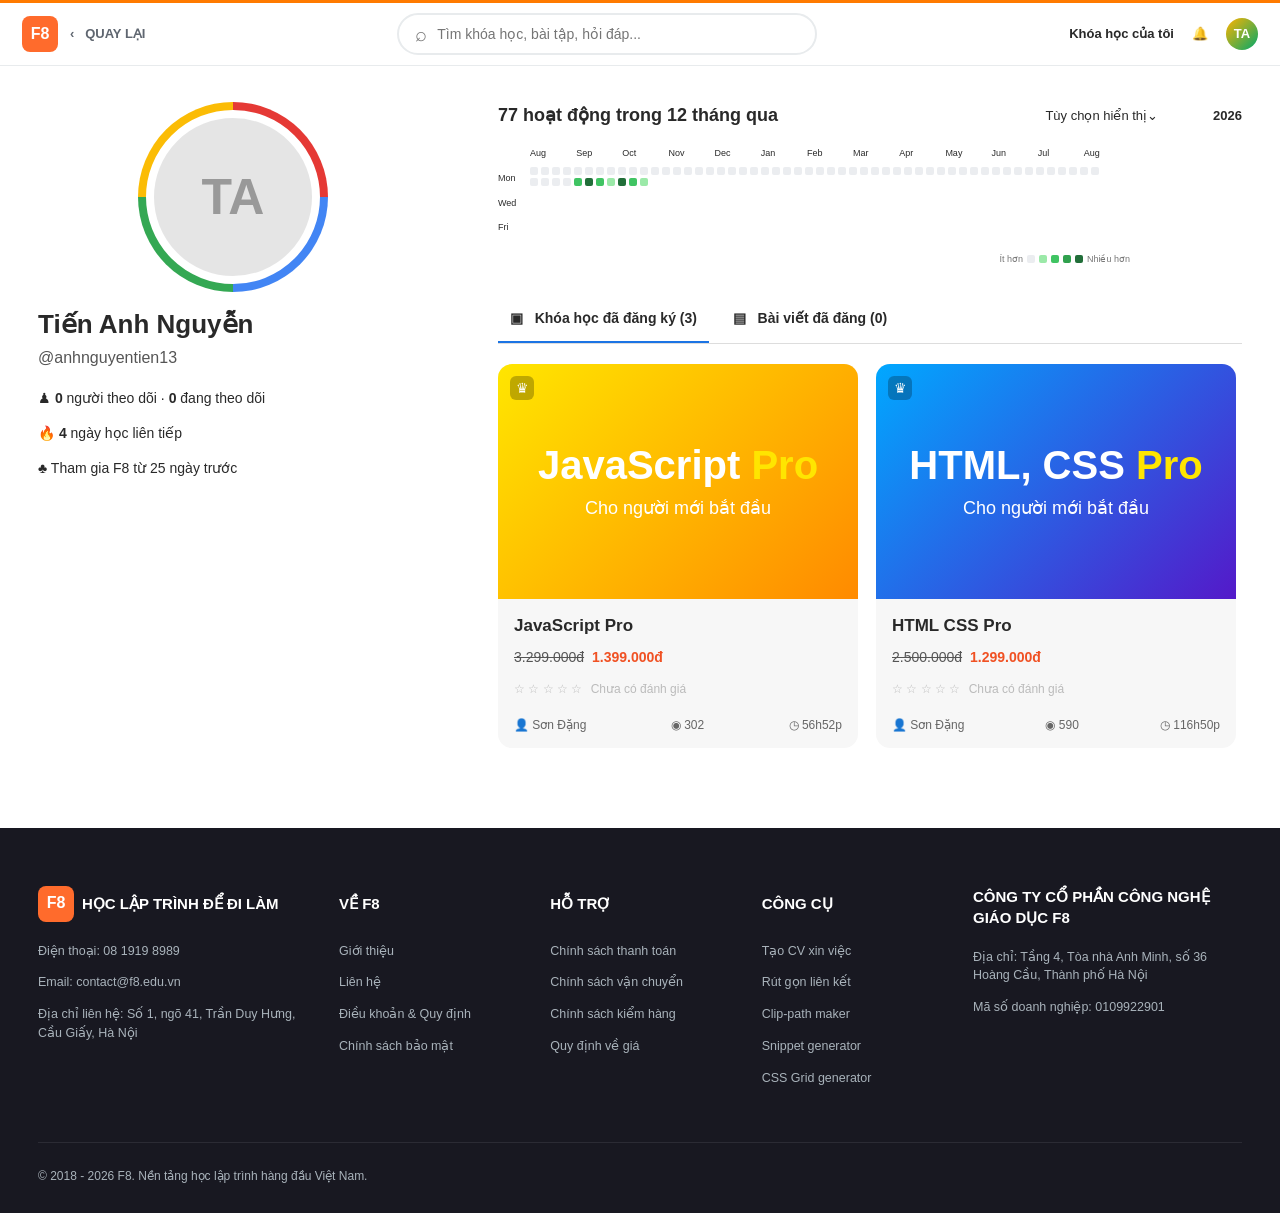
<file: k22-day4-css-flexbox/profile.html>
<!doctype html>
<html lang="vi">
  <head>
    <meta charset="UTF-8" />
    <meta name="viewport" content="width=device-width, initial-scale=1.0" />
    <title>Trang cá nhân - F8</title>
    <link rel="stylesheet" href="reset.css" />
    <link rel="stylesheet" href="profile.css" />
  </head>

  <body>
    <!-- ================= HEADER ================= -->
    <header class="header">
      <a href="blog.html" class="back-link">
        <span class="logo-icon">F8</span>

        <span>‹ &nbsp; QUAY LẠI</span>
      </a>

      <form class="search">
        <span class="search__icon">⌕</span>

        <input type="text" placeholder="Tìm khóa học, bài tập, hỏi đáp..." />
      </form>

      <div class="header__right">
        <a href="#">Khóa học của tôi</a>

        <span>🔔</span>

        <span class="small-avatar"> TA </span>
      </div>
    </header>

    <!-- ================= NỘI DUNG CHÍNH ================= -->
    <main class="profile">
      <!-- ================= CỘT TRÁI ================= -->
      <aside class="profile-info">
        <div class="avatar-border">
          <div class="profile-avatar">TA</div>
        </div>

        <h1 class="profile-info__name">Tiến Anh Nguyễn</h1>

        <p class="profile-info__username">@anhnguyentien13</p>

        <div class="profile-info__details">
          <p>
            ♟
            <strong>0</strong> người theo dõi · <strong>0</strong> đang theo dõi
          </p>

          <p>
            🔥
            <strong>4</strong> ngày học liên tiếp
          </p>

          <p>♣ Tham gia F8 từ 25 ngày trước</p>
        </div>
      </aside>

      <!-- ================= CỘT PHẢI ================= -->
      <section class="profile-content">
        <!-- Heatmap chỉ để giữ vị trí bố cục -->
        <section class="activity">
          <div class="activity__header">
            <h2>77 hoạt động trong 12 tháng qua</h2>

            <div class="activity__options">
              <span>Tùy chọn hiển thị⌄</span>
              <strong>2026</strong>
            </div>
          </div>

          <div class="heatmap">
            <div class="heatmap__months">
              <span>Aug</span>
              <span>Sep</span>
              <span>Oct</span>
              <span>Nov</span>
              <span>Dec</span>
              <span>Jan</span>
              <span>Feb</span>
              <span>Mar</span>
              <span>Apr</span>
              <span>May</span>
              <span>Jun</span>
              <span>Jul</span>
              <span>Aug</span>
            </div>

            <div class="heatmap__body">
              <div class="heatmap__days">
                <span>Mon</span>
                <span>Wed</span>
                <span>Fri</span>
              </div>

              <div class="heatmap__grid">
                <span></span><span></span><span></span><span></span>
                <span></span><span></span><span></span><span></span>
                <span></span><span></span><span></span><span></span>
                <span></span><span></span><span></span><span></span>
                <span></span><span></span><span></span><span></span>
                <span></span><span></span><span></span><span></span>
                <span></span><span></span><span></span><span></span>
                <span></span><span></span><span></span><span></span>
                <span></span><span></span><span></span><span></span>
                <span></span><span></span><span></span><span></span>
                <span></span><span></span><span></span><span></span>
                <span></span><span></span><span></span><span></span>
                <span></span><span></span><span></span><span></span>
                <span></span><span></span><span></span><span></span>

                <span class="heatmap__cell--green"></span>
                <span class="heatmap__cell--dark"></span>
                <span class="heatmap__cell--green"></span>
                <span class="heatmap__cell--light"></span>
                <span class="heatmap__cell--dark"></span>
                <span class="heatmap__cell--green"></span>
                <span class="heatmap__cell--light"></span>
              </div>
            </div>

            <div class="heatmap__level">
              <span>Ít hơn</span>

              <i></i>
              <i></i>
              <i></i>
              <i></i>
              <i></i>

              <span>Nhiều hơn</span>
            </div>
          </div>
        </section>

        <!-- ================= TAB ================= -->
        <nav class="tabs">
          <a href="#" class="tabs__item tabs__item--active">
            ▣ &nbsp; Khóa học đã đăng ký (3)
          </a>

          <a href="#" class="tabs__item"> ▤ &nbsp; Bài viết đã đăng (0) </a>
        </nav>

        <!-- ================= DANH SÁCH KHÓA HỌC ================= -->
        <section class="course-list">
          <!-- Khóa học 1 -->
          <article class="course-card">
            <div class="course-card__cover course-card__cover--javascript">
              <div class="course-card__badge">♛</div>

              <h2>JavaScript <strong>Pro</strong></h2>

              <p>Cho người mới bắt đầu</p>
            </div>

            <div class="course-card__content">
              <h3>JavaScript Pro</h3>

              <p class="course-card__price">
                <del>3.299.000đ</del>
                <strong>1.399.000đ</strong>
              </p>

              <p class="course-card__rating">
                ☆ ☆ ☆ ☆ ☆
                <span>Chưa có đánh giá</span>
              </p>

              <div class="course-card__footer">
                <span>👤 Sơn Đặng</span>
                <span>◉ 302</span>
                <span>◷ 56h52p</span>
              </div>
            </div>
          </article>

          <!-- Khóa học 2 -->
          <article class="course-card">
            <div class="course-card__cover course-card__cover--html">
              <div class="course-card__badge">♛</div>

              <h2>HTML, CSS <strong>Pro</strong></h2>

              <p>Cho người mới bắt đầu</p>
            </div>

            <div class="course-card__content">
              <h3>HTML CSS Pro</h3>

              <p class="course-card__price">
                <del>2.500.000đ</del>
                <strong>1.299.000đ</strong>
              </p>

              <p class="course-card__rating">
                ☆ ☆ ☆ ☆ ☆
                <span>Chưa có đánh giá</span>
              </p>

              <div class="course-card__footer">
                <span>👤 Sơn Đặng</span>
                <span>◉ 590</span>
                <span>◷ 116h50p</span>
              </div>
            </div>
          </article>

          <!-- Khóa học 3 -->
          <article class="course-card">
            <div class="course-card__cover course-card__cover--fullstack">
              <div class="course-card__badge">♛</div>

              <h2>Fullstack <strong>Online</strong></h2>
            </div>

            <div class="course-card__content">
              <h3>Fullstack Web</h3>

              <p class="course-card__price">
                <strong>Liên hệ</strong>
              </p>

              <p class="course-card__rating">
                ☆ ☆ ☆ ☆ ☆
                <span>Chưa có đánh giá</span>
              </p>

              <div class="course-card__footer">
                <span>👤 Sơn Đặng</span>
                <span>◉ 499</span>
                <span>◷ 398h15p</span>
              </div>
            </div>
          </article>
        </section>
      </section>
    </main>

    <!-- ================= FOOTER ================= -->
    <footer class="footer">
      <div class="footer__columns">
        <div class="footer__column footer__column--large">
          <h3 class="footer__heading">
            <span class="footer-logo">F8</span>
            HỌC LẬP TRÌNH ĐỂ ĐI LÀM
          </h3>

          <p>Điện thoại: 08 1919 8989</p>
          <p>Email: contact@f8.edu.vn</p>

          <p>Địa chỉ liên hệ: Số 1, ngõ 41, Trần Duy Hưng, Cầu Giấy, Hà Nội</p>
        </div>

        <div class="footer__column">
          <h3 class="footer__heading">VỀ F8</h3>

          <a href="#">Giới thiệu</a>
          <a href="#">Liên hệ</a>
          <a href="#">Điều khoản & Quy định</a>
          <a href="#">Chính sách bảo mật</a>
        </div>

        <div class="footer__column">
          <h3 class="footer__heading">HỖ TRỢ</h3>

          <a href="#">Chính sách thanh toán</a>
          <a href="#">Chính sách vận chuyển</a>
          <a href="#">Chính sách kiểm hàng</a>
          <a href="#">Quy định về giá</a>
        </div>

        <div class="footer__column">
          <h3 class="footer__heading">CÔNG CỤ</h3>

          <a href="#">Tạo CV xin việc</a>
          <a href="#">Rút gọn liên kết</a>
          <a href="#">Clip-path maker</a>
          <a href="#">Snippet generator</a>
          <a href="#">CSS Grid generator</a>
        </div>

        <div class="footer__column footer__column--large">
          <h3 class="footer__heading">CÔNG TY CỔ PHẦN CÔNG NGHỆ GIÁO DỤC F8</h3>

          <p>
            Địa chỉ: Tầng 4, Tòa nhà Anh Minh, số 36 Hoàng Cầu, Thành phố Hà Nội
          </p>

          <p>Mã số doanh nghiệp: 0109922901</p>
        </div>
      </div>

      <div class="footer__bottom">
        © 2018 - 2026 F8. Nền tảng học lập trình hàng đầu Việt Nam.
      </div>
    </footer>
  </body>
</html>
</file>
<file: k22-day4-css-flexbox/blog.css>
/* =========================
   THIẾT LẬP CHUNG
========================= */

body {
  font-family: Arial, Helvetica, sans-serif;
  font-size: 1.4rem;
  color: #292929;
  background-color: #ffffff;
}

/* =========================
   HEADER
========================= */

.header {
  position: sticky;
  top: 0;
  z-index: 100;

  height: 66px;

  display: flex;
  align-items: center;
  justify-content: space-between;

  padding: 0 22px;

  background-color: #ffffff;
  border-bottom: 1px solid #e8ebed;
}

.logo {
  display: flex;
  align-items: center;
  gap: 12px;

  font-weight: 700;
}

.logo__icon,
.footer-logo {
  width: 36px;
  height: 36px;

  display: inline-flex;
  align-items: center;
  justify-content: center;

  border-radius: 8px;

  color: #ffffff;
  background-color: #ff6b2c;

  font-size: 1.6rem;
  font-weight: 700;
}

.logo__text {
  font-size: 1.4rem;
}

/* Thanh tìm kiếm */

.search {
  width: 420px;
  height: 42px;

  display: flex;
  align-items: center;
  gap: 10px;

  padding: 0 16px;

  border: 2px solid #e8ebed;
  border-radius: 999px;
}

.search__icon {
  color: #777777;
  font-size: 2rem;
}

.search input {
  width: 100%;

  border: none;
  outline: none;

  font-size: 1.4rem;
}

/* Phần bên phải header */

.header__right {
  display: flex;
  align-items: center;
  gap: 20px;

  font-size: 1.3rem;
  font-weight: 600;
}

.notification {
  position: relative;
}

.notification__number {
  position: absolute;
  top: -10px;
  right: -10px;

  min-width: 17px;
  height: 17px;

  display: flex;
  align-items: center;
  justify-content: center;

  border-radius: 50%;

  color: #ffffff;
  background-color: #f05123;

  font-size: 1rem;
}

.header-avatar,
.author__avatar {
  display: inline-flex;
  align-items: center;
  justify-content: center;

  border-radius: 50%;

  color: #ffffff;
  background: linear-gradient(135deg, #ffb300, #00a86b);

  font-weight: 700;
}

.header-avatar {
  width: 32px;
  height: 32px;
}

/* =========================
   BỐ CỤC TRANG
========================= */

.page-container {
  display: flex;
}

/* =========================
   SIDEBAR
========================= */

.sidebar {
  position: sticky;
  top: 66px;

  width: 88px;
  height: calc(100vh - 66px);

  flex-shrink: 0;

  padding: 18px 8px;
}

.sidebar-menu {
  display: flex;
  flex-direction: column;
  gap: 8px;
}

.sidebar-menu__item {
  min-height: 64px;

  display: flex;
  flex-direction: column;
  align-items: center;
  justify-content: center;
  gap: 4px;

  padding: 8px 4px;

  border-radius: 14px;

  font-size: 1.1rem;
}
.sidebar-menu__item:hover{background-color: #e8ebed;}

.sidebar-menu__icon {
  font-size: 2rem;
}

/* =========================
   MAIN
========================= */

.main {
  flex: 1;
  min-width: 0;
}

.blog {
  max-width: 1500px;

  margin: 0 auto;
  padding: 42px 42px 70px;
}

.blog__title {
  margin-bottom: 22px;

  font-size: 2.8rem;
  line-height: 1.3;
}

.blog__description {
  margin-bottom: 32px;

  color: #555555;
  font-size: 1.5rem;
}

/* Hai cột */

.blog-layout {
  display: flex;
  align-items: flex-start;
  gap: 54px;
}

/* =========================
   DANH SÁCH BÀI VIẾT
========================= */

.blog-list {
  flex: 1;
  min-width: 0;
}

.blog-card {
  min-height: 160px;

  display: flex;
  justify-content: space-between;
  gap: 24px;

  margin-bottom: 18px;
  padding: 20px;

  border: 1px solid #dddddd;
  border-radius: 18px;

  background-color: #ffffff;
}

.blog-card__content {
  flex: 1;
  min-width: 0;
}

/* Tác giả */

.author {
  display: inline-flex;
  align-items: center;
  gap: 8px;

  margin-bottom: 16px;
}

.author__avatar {
  width: 28px;
  height: 28px;

  font-size: 1.1rem;
}

.author__name {
  font-size: 1.3rem;
  font-weight: 600;
}

.author__verified {
  color: #1b74e4;
  font-size: 1rem;
}

/* Nội dung bài viết */

.blog-card__title {
  margin-bottom: 8px;

  font-size: 2rem;
  line-height: 1.35;
}

.blog-card__description {
  color: #666666;

  font-size: 1.4rem;
  line-height: 1.6;
}

.blog-card__meta {
  display: flex;
  align-items: center;
  flex-wrap: wrap;
  gap: 12px;

  margin-top: 14px;

  font-size: 1.25rem;
}

.tag {
  padding: 4px 10px;

  border-radius: 999px;
  background-color: #f2f2f2;
}

/* Phần ảnh bên phải card */

.blog-card__right {
  width: 175px;

  flex-shrink: 0;

  display: flex;
  flex-direction: column;
  justify-content: space-between;
}

.blog-card__actions {
  display: flex;
  justify-content: flex-end;
  gap: 12px;

  color: #666666;
}

.thumbnail {
  min-height: 90px;

  display: flex;
  align-items: center;
  justify-content: center;

  padding: 12px;

  border-radius: 14px;

  color: #ffffff;

  text-align: center;
  font-size: 1.5rem;
  font-weight: 700;
  line-height: 1.25;
}

.thumbnail--purple {
  background: linear-gradient(135deg, #151c42, #403476);
}

.thumbnail--light {
  color: #0c4b73;

  background: linear-gradient(135deg, #d9f2ff, #fcdacb);
}

.thumbnail--blue {
  background: linear-gradient(135deg, #0f1838, #0068a7);
}

.thumbnail--cyan {
  color: #20516f;

  background: linear-gradient(135deg, #e6f7ff, #d7ebff);
}

.thumbnail--dark {
  background: linear-gradient(135deg, #17152f, #49406f);
}

/* =========================
   CỘT PHẢI
========================= */

.right-sidebar {
  width: 285px;
  flex-shrink: 0;
}

.topics__title {
  margin-bottom: 14px;

  color: #777777;

  font-size: 1.3rem;
  font-weight: 500;
}

.topics__list {
  display: flex;
  flex-wrap: wrap;
  gap: 10px;

  margin-bottom: 32px;
}

.topics__list a {
  padding: 6px 11px;

  border-radius: 999px;
  background-color: #f2f2f2;

  font-size: 1.2rem;
}

.topics__list a:hover {
  background-color: #e5e5e5;
}

/* Quảng cáo */

.advertisement {
  min-height: 210px;

  margin-bottom: 26px;
  padding: 24px;

  border-radius: 8px;

  color: #ffffff;
}

.advertisement h3 {
  margin-bottom: 18px;

  font-size: 2.5rem;
  line-height: 1.2;
}

.advertisement p {
  margin-bottom: 9px;

  font-size: 1.3rem;
}

.advertisement__button {
  display: inline-block;

  margin-top: 12px;
  padding: 8px 16px;

  border-radius: 999px;

  color: #ffffff;
  background-color: #07529a;
}

.advertisement--blue {
  background: linear-gradient(135deg, #03a9d9, #0062c9);
}

.advertisement--red {
  background: linear-gradient(135deg, #ef2424, #c50000);
}

/* =========================
   FOOTER
========================= */

.footer {
  padding: 58px 38px 28px;

  color: #a9b3bb;
  background-color: #181821;
}

.footer__columns {
  display: flex;
  justify-content: space-between;
  gap: 32px;
}

.footer__column {
  flex: 1;

  display: flex;
  flex-direction: column;
  align-items: flex-start;
}

.footer__column--large {
  flex: 1.5;
}

.footer__heading {
  min-height: 36px;

  display: flex;
  align-items: center;
  gap: 8px;

  margin-bottom: 20px;

  color: #ffffff;

  font-size: 1.5rem;
  line-height: 1.4;
}

.footer__column p,
.footer__column a {
  margin-bottom: 13px;

  font-size: 1.25rem;
  line-height: 1.5;
}

.footer__column a:hover {
  color: #ffffff;
}

.footer__bottom {
  margin-top: 42px;
  padding-top: 24px;

  border-top: 1px solid #2b2b34;

  font-size: 1.2rem;
}

/* =========================
   RESPONSIVE
========================= */

@media screen and (max-width: 1100px) {
  .right-sidebar {
    display: none;
  }

  .search {
    width: 320px;
  }

  .footer__columns {
    flex-wrap: wrap;
  }

  .footer__column {
    min-width: 220px;
  }
}

@media screen and (max-width: 768px) {
  .logo__text,
  .header__right > a:first-child,
  .sidebar {
    display: none;
  }

  .header {
    gap: 12px;
  }

  .search {
    flex: 1;
    width: auto;
  }

  .blog {
    padding: 26px 16px 50px;
  }

  .blog-card {
    align-items: flex-start;
  }

  .blog-card__right {
    width: 120px;
  }

  .footer__columns {
    flex-direction: column;
  }
}

@media screen and (max-width: 560px) {
  .blog-card {
    flex-direction: column;
  }

  .blog-card__right {
    width: 100%;
    gap: 12px;
  }

  .thumbnail {
    min-height: 120px;
  }
}
</file>
<file: k22-day4-css-flexbox/profile.css>
/* =========================
   THIẾT LẬP CHUNG
========================= */

body {
  font-family: Arial, Helvetica, sans-serif;
  font-size: 1.4rem;
  color: #292929;
  background-color: #ffffff;
}

/* =========================
   HEADER
========================= */

.header {
  height: 66px;

  display: flex;
  align-items: center;
  justify-content: space-between;

  padding: 0 22px;

  border-top: 3px solid #ff7a00;
  border-bottom: 1px solid #e8ebed;

  background-color: #ffffff;
}

.back-link {
  display: flex;
  align-items: center;
  gap: 12px;

  color: #5f6670;

  font-size: 1.3rem;
  font-weight: 700;
}

.logo-icon,
.footer-logo {
  width: 36px;
  height: 36px;

  display: inline-flex;
  align-items: center;
  justify-content: center;

  border-radius: 8px;

  color: #ffffff;
  background-color: #ff6b2c;

  font-size: 1.6rem;
  font-weight: 700;
}

.search {
  width: 420px;
  height: 42px;

  display: flex;
  align-items: center;
  gap: 10px;

  padding: 0 16px;

  border: 2px solid #e8ebed;
  border-radius: 999px;
}

.search__icon {
  color: #777777;
  font-size: 2rem;
}

.search input {
  width: 100%;

  border: none;
  outline: none;

  font-size: 1.4rem;
}

.header__right {
  display: flex;
  align-items: center;
  gap: 18px;

  font-size: 1.3rem;
  font-weight: 600;
}

.small-avatar {
  width: 32px;
  height: 32px;

  display: inline-flex;
  align-items: center;
  justify-content: center;

  border-radius: 50%;

  color: #ffffff;
  background: linear-gradient(135deg, #ffb300, #00a86b);

  font-weight: 700;
}

/* =========================
   BỐ CỤC TRANG CÁ NHÂN
========================= */

.profile {
  max-width: 1740px;
  min-height: 700px;

  display: flex;
  align-items: flex-start;
  gap: 70px;

  margin: 0 auto;
  padding: 36px 38px 80px;
}

/* =========================
   CỘT TRÁI
========================= */

.profile-info {
  width: 390px;
  flex-shrink: 0;
}

.avatar-border {
  width: 190px;
  height: 190px;

  margin: 0 auto 16px;
  padding: 8px;

  border-radius: 50%;

  background: conic-gradient(
    #e53935 0 25%,
    #4285f4 25% 50%,
    #34a853 50% 75%,
    #fbbc05 75% 100%
  );
}

.profile-avatar {
  width: 100%;
  height: 100%;

  display: flex;
  align-items: center;
  justify-content: center;

  border: 8px solid #ffffff;
  border-radius: 50%;

  color: #999999;
  background-color: #e5e5e5;

  font-size: 5rem;
  font-weight: 700;
}

.profile-info__name {
  margin-bottom: 4px;

  font-size: 2.6rem;
  line-height: 1.3;
}

.profile-info__username {
  margin-bottom: 18px;

  color: #555555;
  font-size: 1.6rem;
}

.profile-info__details p {
  margin-bottom: 14px;

  font-size: 1.4rem;
}

/* =========================
   CỘT PHẢI
========================= */

.profile-content {
  flex: 1;
  min-width: 0;
}

/* =========================
   ACTIVITY
========================= */

.activity {
    max-width: 900px;
}

.activity__header {
    display: flex;
    align-items: center;
    justify-content: space-between;

    margin-bottom: 18px;
}

.activity__header h2 {
    font-size: 1.8rem;
}

.activity__options {
    display: flex;
    align-items: center;
    gap: 55px;

    font-size: 1.3rem;
}

/* =========================
   HEATMAP
========================= */

.heatmap {
    width: 640px;
    min-height: 110px;
}


.heatmap__months {
    width: 600px;

    display: grid;
    grid-template-columns: repeat(13, 1fr);

    margin-left: 32px;

    font-size: 0.9rem;
}

.heatmap__months span {
    text-align: left;
}

/* Phần ngày và các ô */

.heatmap__body {
    display: flex;
    align-items: flex-start;
    gap: 6px;

    margin-top: 6px;
}

.heatmap__days {
    width: 26px;
    height: 74px;

    display: flex;
    flex-direction: column;
    justify-content: space-around;

    flex-shrink: 0;

    font-size: 0.9rem;
}

.heatmap__grid {
    width: 600px;

    display: grid;
    grid-template-columns: repeat(52, 8px);
    grid-auto-rows: 8px;
    gap: 3px;
}

.heatmap__grid span {
    width: 8px;
    height: 8px;

    display: block;

    border-radius: 2px;
    background-color: #ebedf0;
}

.heatmap__grid .heatmap__cell--light {
    background-color: #9be9a8;
}

.heatmap__grid .heatmap__cell--green {
    background-color: #40c463;
}

.heatmap__grid .heatmap__cell--dark {
    background-color: #216e39;
}

.heatmap__level {
    width: 600px;

    display: flex;
    align-items: center;
    justify-content: flex-end;
    gap: 4px;

    margin-top: 12px;
    margin-left: 32px;

    color: #777777;
    font-size: 0.9rem;
}

.heatmap__level i {
    width: 8px;
    height: 8px;

    display: inline-block;

    border-radius: 2px;
    background-color: #ebedf0;
}

.heatmap__level i:nth-of-type(2) {
    background-color: #9be9a8;
}

.heatmap__level i:nth-of-type(3) {
    background-color: #40c463;
}

.heatmap__level i:nth-of-type(4) {
    background-color: #30a14e;
}

.heatmap__level i:nth-of-type(5) {
    background-color: #216e39;
}

/* =========================
   TABS
========================= */

.tabs {
  display: flex;
  gap: 12px;

  margin-top: 30px;

  border-bottom: 1px solid #dddddd;
}

.tabs__item {
  padding: 12px 12px;

  font-size: 1.4rem;
  font-weight: 600;
}

.tabs__item--active {
  color: #292929;
  border-bottom: 2px solid #1b74e4;
}

/* =========================
   DANH SÁCH KHÓA HỌC
========================= */

.course-list {
  display: flex;
  gap: 18px;

  margin-top: 20px;

  /* Giữ khóa học trên một hàng ngang */
  flex-wrap: nowrap;

  overflow-x: auto;
}

.course-card {
  min-width: 360px;

  flex: 1;

  overflow: hidden;

  border-radius: 14px;

  background-color: #f7f7f7;
}

/* Ảnh bìa khóa học */

.course-card__cover {
  position: relative;

  height: 235px;

  display: flex;
  flex-direction: column;
  align-items: center;
  justify-content: center;

  color: #ffffff;

  text-align: center;
}

.course-card__badge {
  position: absolute;
  top: 12px;
  left: 12px;

  width: 24px;
  height: 24px;

  display: flex;
  align-items: center;
  justify-content: center;

  border-radius: 6px;

  background-color: rgba(0, 0, 0, 0.25);
}

.course-card__cover h2 {
  font-size: 4rem;
  line-height: 1.2;
}

.course-card__cover p {
  margin-top: 6px;

  font-size: 1.8rem;
}

.course-card__cover strong {
  color: #ffe500;
}

.course-card__cover--javascript {
  color: #ffffff;

  background: linear-gradient(135deg, #ffe600, #ff8a00);
}

.course-card__cover--html {
  background: linear-gradient(135deg, #00a8ff, #5419c9);
}

.course-card__cover--fullstack {
  background: linear-gradient(135deg, #d7868d, #3a2c89 55%, #1617c8);
}

/* Nội dung khóa học */

.course-card__content {
  padding: 14px 16px;
}

.course-card__content h3 {
  margin-bottom: 8px;

  font-size: 1.7rem;
}

.course-card__price {
  display: flex;
  align-items: center;
  gap: 8px;
}

.course-card__price del {
  color: #555555;
}

.course-card__price strong {
  color: #f05123;
}

.course-card__rating {
  margin-top: 12px;

  color: #bbbbbb;
  font-size: 1.2rem;
}

.course-card__rating span {
  margin-left: 5px;
}

.course-card__footer {
  display: flex;
  align-items: center;
  justify-content: space-between;
  gap: 10px;

  margin-top: 18px;

  color: #666666;
  font-size: 1.2rem;
}

/* =========================
   FOOTER
========================= */

.footer {
  padding: 58px 38px 28px;

  color: #a9b3bb;
  background-color: #181821;
}

.footer__columns {
  display: flex;
  justify-content: space-between;
  gap: 32px;
}

.footer__column {
  flex: 1;

  display: flex;
  flex-direction: column;
  align-items: flex-start;
}

.footer__column--large {
  flex: 1.5;
}

.footer__heading {
  min-height: 36px;

  display: flex;
  align-items: center;
  gap: 8px;

  margin-bottom: 20px;

  color: #ffffff;

  font-size: 1.5rem;
  line-height: 1.4;
}

.footer__column p,
.footer__column a {
  margin-bottom: 13px;

  font-size: 1.25rem;
  line-height: 1.5;
}

.footer__column a:hover {
  color: #ffffff;
}

.footer__bottom {
  margin-top: 42px;
  padding-top: 24px;

  border-top: 1px solid #2b2b34;

  font-size: 1.2rem;
}

/* =========================
   RESPONSIVE
========================= */

@media screen and (max-width: 1100px) {
  .profile {
    gap: 35px;
  }

  .profile-info {
    width: 270px;
  }

  .search {
    width: 320px;
  }

  .footer__columns {
    flex-wrap: wrap;
  }

  .footer__column {
    min-width: 220px;
  }
}

@media screen and (max-width: 768px) {
  .back-link span:last-child,
  .header__right > a {
    display: none;
  }

  .header {
    gap: 12px;
  }

  .search {
    flex: 1;
    width: auto;
  }

  .profile {
    flex-direction: column;

    padding: 26px 16px 60px;
  }

  .profile-info {
    width: 100%;

    text-align: center;
  }

  .activity__options {
    display: none;
  }

  .course-card {
    min-width: 300px;
  }

  .footer__columns {
    flex-direction: column;
  }
}
</file>
